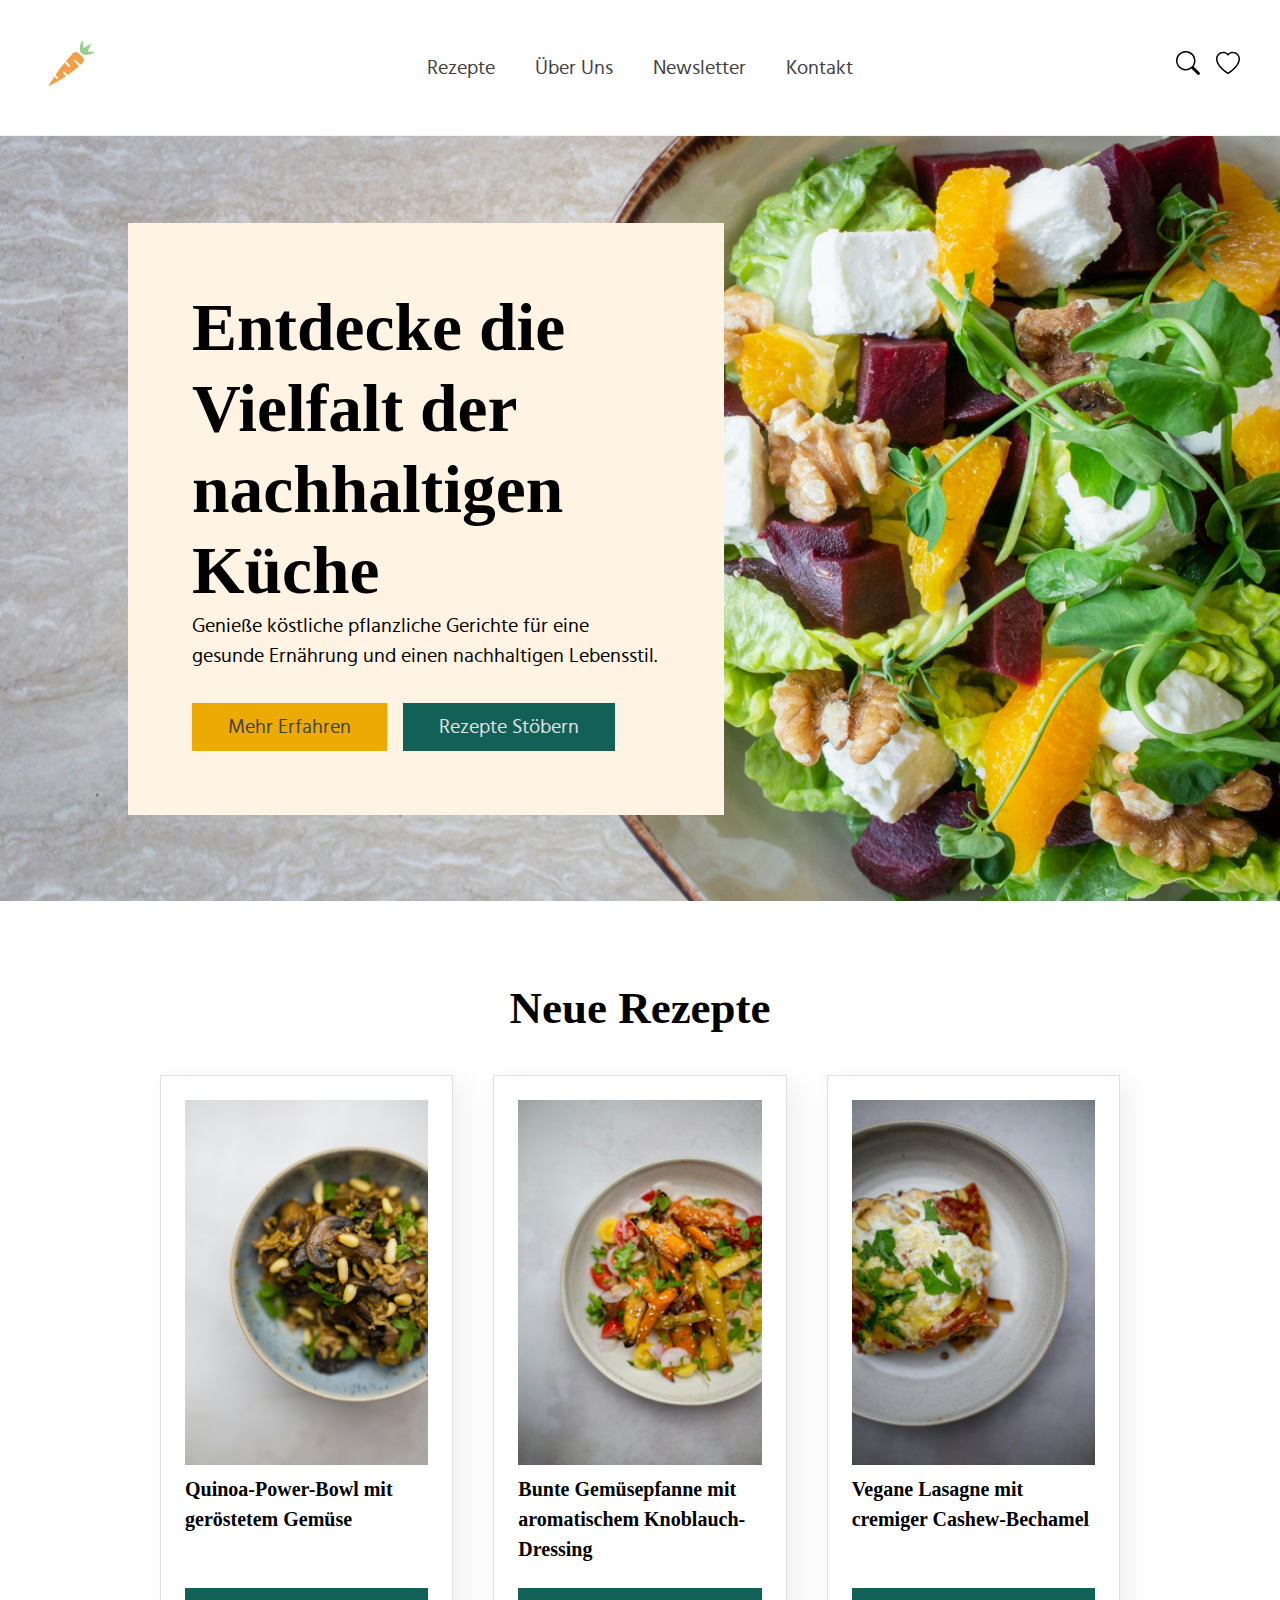
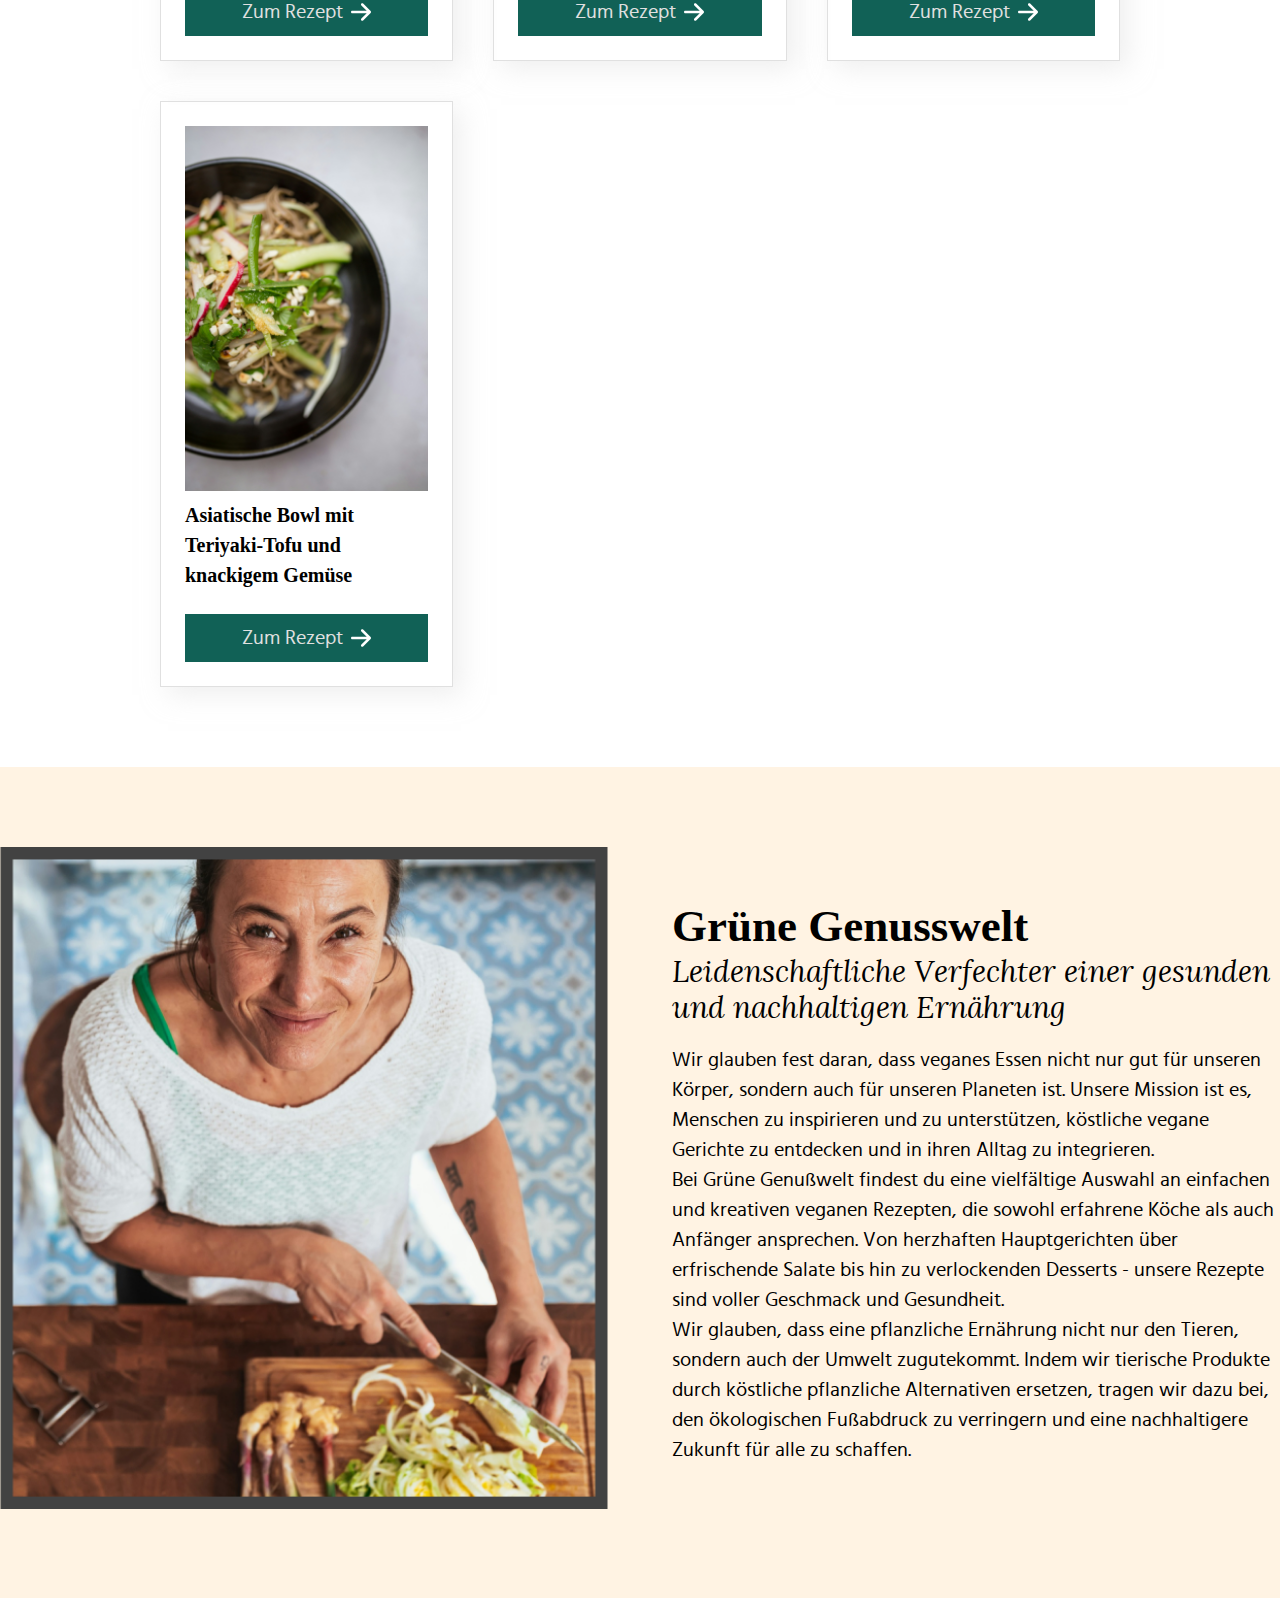
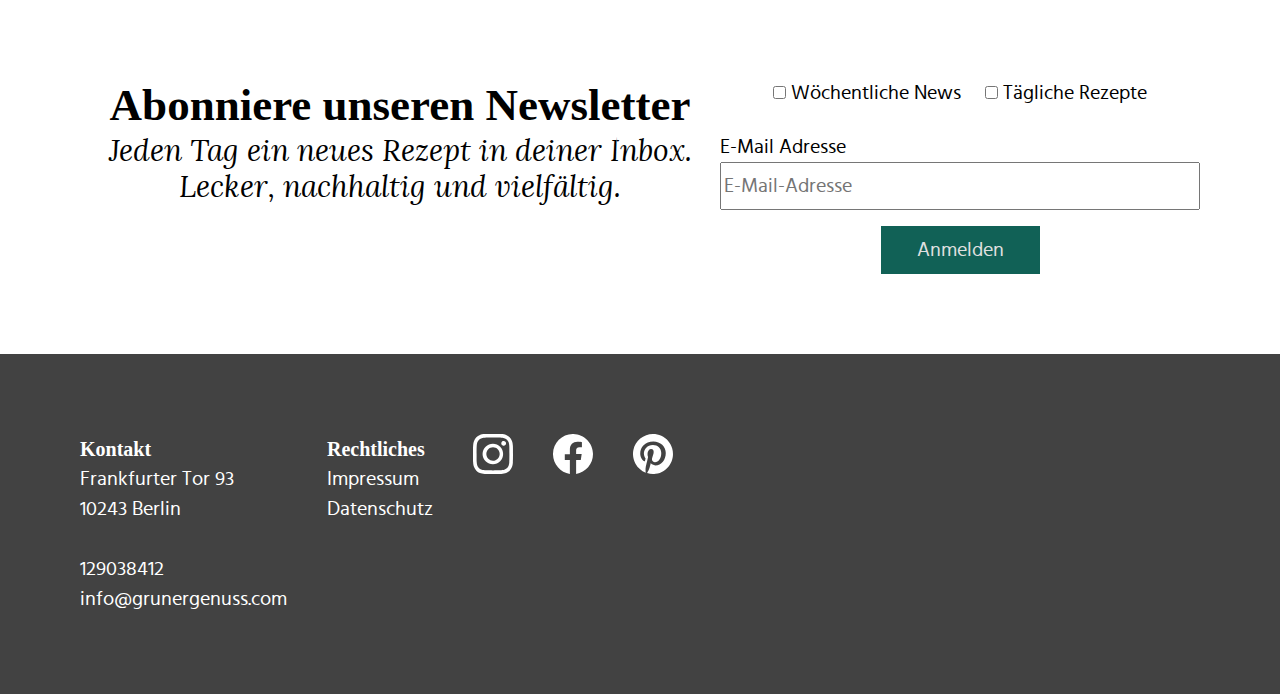
<file: index.html>
<!DOCTYPE html>
<html lang="de">

<head>
    <meta charset="UTF-8">
    <meta name="viewport" content="width=device-width, initial-scale=1.0">
    <meta name="description"
        content="Köstliche pflanzliche Gerichte für eine gesunde Ernährung und einen nachhaltigen Lebensstil.">
    <meta name="keywords" content="rezepte, gesunde ernährung, kochen, nachhaltig, plantbased">
    <meta name="author" content="Christine Hogg">
    <link rel="icon" type="image/x-icon" href="img/gruene-genusswelt-logo.png">
    <meta name="robots" content="index, follow">
    <link rel="stylesheet" href="css/fonts.css">
    <link rel="stylesheet" href="css/style.css">
    <link rel="stylesheet" href="css/sections.css">
    <title>Grüne Genusswelt</title>
</head>

<body>
    <header>
        <nav class="flex px-2">
            <div class="logo">
                <img src="img/gruene-genusswelt-logo.png" alt="">
            </div>
            <ul class="list-items flex">
                <li><a href="#rezepte-id">Rezepte</a></li>
                <li><a href="#about-id">Über Uns</a></li>
                <li> <a href="newsletter-id">Newsletter</a></li>
                <li> <a href="contact-id">Kontakt</a></li>
            </ul>
            <div class="flex icons">
                <a href=""> <img src="img/search.svg" alt=""></a>
                <a href=""> <img src="img/heart.svg" alt=""></a>
            </div>
            <a href="javascript:void(0)" class="hamburger" onclick="openNav()"><img src="img/hamburger.svg" alt=""> </a>

            <div id="myNav" class="overlay display-none py-2 px-2">

                <a href="javascript:void(0)" class="closebtn " onclick="closeNav()"> <img src="img/x-lg.svg" alt="">
                </a> <br> <br>
                <div class="overlay-content flex">
                    <a href="#rezepte-id">Rezepte</a>
                    <a href="#about-id">Über Uns</a>
                    <a href="#newsletter-id">Newsletter</a>
                    <a href="#contact-id">Kontakt</a>
                </div>
            </div>
        </nav>
    </header>
    <main>




        <!-- Hero Sektion -->
        <section class="hero flex align-items-center">
            <div class="cta flex px-3 py-3">
                <div class="cta-text">
                    <h1>Entdecke die Vielfalt der nachhaltigen Küche</h1>
                    <p>Genieße köstliche pflanzliche Gerichte für eine gesunde Ernährung und einen nachhaltigen
                        Lebensstil.</p>
                </div>
                <div class="flex buttons-container">
                    <a href="#about" class="button btn-secondary">Mehr Erfahren</a>
                    <a href="#neue-rezepte" class="button btn-primary">Rezepte Stöbern</a>
                </div>
            </div>
        </section>



        <!-- Neue Rezepte -->
        <section class="neue-rezepte flex align-items-center py-4 " id="rezepte-id">
            <h2>Neue Rezepte</h2>
            <div class="card-container flex ">
                <div class="card">
                    <div>
                        <img src="img/rezept-1.png" alt="">
                        <h4>Quinoa-Power-Bowl mit geröstetem Gemüse</h4>
                    </div>
                    <a href="" class="button btn-primary">Zum Rezept <img src="img/arrow-right.svg" alt=""></a>
                </div>
                <div class="card">
                    <div>
                        <img src="img/rezept-2.png" alt="">
                        <h4>Bunte Gemüsepfanne mit aromatischem Knoblauch-Dressing</h4>
                    </div>
                    <a href="" class="button btn-primary">Zum Rezept <img src="img/arrow-right.svg" alt=""></a>
                </div>
                <div class="card">
                    <div>
                        <img src="img/rezept-3.png" alt="">
                        <h4>Vegane Lasagne mit cremiger Cashew-Bechamel</h4>
                    </div>
                    <a href="" class="button btn-primary">Zum Rezept <img src="img/arrow-right.svg" alt=""></a>
                </div>
                <div class="card">
                    <div>
                        <img src="img/rezept-4.png" alt="">
                        <h4>Asiatische Bowl mit Teriyaki-Tofu und knackigem Gemüse</h4>
                    </div>
                    <a href="" class="button btn-primary">Zum Rezept <img src="img/arrow-right.svg" alt=""></a>
                </div>
            </div>
        </section>



        <!-- Über Uns Sektion -->
        <section class="flex align-items-center about py-4 " id="about-id">
            <div>
                <img src="img/about-profile-pic.png" alt="Eine Frau die Gemuese schneidet." class="profile-image">
            </div>
            <div class="about-text">
                <h2>Grüne Genusswelt</h2>
                <h3>Leidenschaftliche Verfechter einer gesunden und nachhaltigen Ernährung</h3>
                <p class="mt-1">Wir glauben fest daran, dass veganes Essen nicht nur gut für unseren Körper, sondern
                    auch für unseren
                    Planeten ist. Unsere Mission ist es, Menschen zu inspirieren und zu unterstützen, köstliche vegane
                    Gerichte zu entdecken und in ihren Alltag zu integrieren.</p>
                <p>Bei Grüne Genußwelt findest du eine vielfältige Auswahl an einfachen und kreativen veganen Rezepten,
                    die sowohl erfahrene Köche als auch Anfänger ansprechen. Von herzhaften Hauptgerichten über
                    erfrischende Salate bis hin zu verlockenden Desserts - unsere Rezepte sind voller Geschmack und
                    Gesundheit.</p>
                <p>Wir glauben, dass eine pflanzliche Ernährung nicht nur den Tieren, sondern auch der Umwelt
                    zugutekommt. Indem wir tierische Produkte durch köstliche pflanzliche Alternativen ersetzen, tragen
                    wir dazu bei, den ökologischen Fußabdruck zu verringern und eine nachhaltigere Zukunft für alle zu
                    schaffen.</p>
            </div>
        </section>


        <!-- Newslettter Sektion -->
        <section class="flex justify-content-center text-align-center py-4 px-4 newsletter" id="newsletter-id">
            <div>
                <h2>Abonniere unseren Newsletter</h2>
                <h3>Jeden Tag ein neues Rezept in deiner Inbox. Lecker, nachhaltig und vielfältig.</h3>
            </div>
            <form action="" method="post" class="flex newsletter-form text-align-center">
                <div class="flex checkboxes justify-content-center">
                    <div class="checkbox-1">
                        <input type="checkbox" name="weekly" id="weekly">
                        <label for="weekly">Wöchentliche News</label>
                    </div>
                    <div class="checkbox-2">
                        <input type="checkbox" name="daily" id="daily">
                        <label for="daily">Tägliche Rezepte</label>
                    </div>
                </div>
                <div class="flex justify-content-center anmelden">
                    <div class="flex email-adresse">
                        <label for="email">E-Mail Adresse</label>
                        <input type="email" name="email" id="email" placeholder="E-Mail-Adresse">
                    </div>
                    <button class="button btn-primary" type="submit">Anmelden</button>
                </div>
            </form>
        </section>
    </main>
    <footer class="bg-dark flex px-4 py-4" id="contact-id">
        <div>
            <h4>Kontakt</h4>
            <p>Frankfurter Tor 93 <br>10243 Berlin <br><br>
                <a href="tel:129038412">129038412</a><br>
                <a href="mailto:info@grunergenuss.com">info@grunergenuss.com</a>
            </p>
        </div>
        <div>
            <h4>Rechtliches</h4>
            <p>Impressum <br>
                Datenschutz</p>
        </div>
        <div class="flex social-icons">
            <a href="#"><img src="img/instagram.svg" alt="Instagram Logo"></a>
            <a href="#"><img src="img/facebook.svg" alt="Facebook Logo"></a>
            <a href="#"><img src="img/pinterest.svg" alt="Pinterest Logo"></a>
        </div>
    </footer>


    <!--  für overlay An / Aus -->
    <script>


        function openNav() {
            document.getElementById("myNav").classList.add("display-block");
        }

        function closeNav() {
            document.getElementById("myNav").classList.add("display-none");
            document.getElementById("myNav").classList.remove("display-block");
        }

    </script>
</body>

</html>
</file>
<file: css/fonts.css>
@font-face {
    font-family: 'Libre Baskerville';

    src: url('../fonts/librebaskerville-regular-webfont.woff.woff2'),
        url('../fonts/librebaskerville-regular-webfont.woff.woff');

    font-weight: normal;
    font-style: normal;
    font-display: swap;
}

@font-face {
    font-family: 'Libre Baskerville';

    src: url('../fonts/librebaskerville-bold-webfont.woff.woff2'),
        url('../fonts/librebaskerville-bold-webfont.woff.woff');

    font-weight: bold;
    font-style: normal;
    font-display: swap;
}




@font-face {
    font-family: 'Hind Madurai';

    src: url('../fonts/hindmadurai-regular-webfont.woff2'),
        url('../fonts/hindmadurai-regular-webfont.woff');

    font-weight: normal;
    font-style: normal;
    font-display: swap;
}


@font-face {
    font-family: 'Hind Madurai';

    src: url('../fonts/hindmadurai-bold-webfont.woff2'),
        url('../fonts/hindmadurai-bold-webfont.woff');

    font-weight: bold;
    font-style: normal;
    font-display: swap;
}




@font-face {
    font-family: 'Lora';

    src: url('../fonts/lora-italic-variablefont_wght-webfont.woff2'),
        url('../fonts/lora-italic-variablefont_wght-webfont.woff');

    font-weight: normal;
    font-style: italic;
    font-display: swap;
}

@font-face {
    font-family: 'Lora';

    src: url('../fonts/lora-variablefont_wght-webfont.woff2'),
        url('../fonts/lora-variablefont_wght-webfont.woff');

    font-weight: normal;
    font-style: normal;
    font-display: swap;
}
</file>
<file: css/style.css>
@import url('variablen.css');
@import url('fonts.css');

/* before und after Sachen selectieren die nicht im dom existieren, damit es beim Rendering auch so bleiben */

/*  --display-text: 'libre Baskervile'
    --subheading: 'Lora', 
    --body-text: 'Hind Madurai',  */

*,
*:before,
*:after {
    box-sizing: border-box;
    margin: 0;
}

* {
    scroll-behavior: smooth;
}


/* Schriften  */
html {
    font-family: var(--body-text);
    font-size: 125%;
    line-height: 150%;
}


h1 {
    font-family: var(--display-text);
    font-size: 3.375rem;

}

h2 {
    font-family: var(--display-text);
    font-size: 2.25rem;

}

/* subheading */
h3 {
    font-family: var(--subheadings);
    font-weight: normal;
    font-style: italic;
    font-size: 1.5rem;
}


h4 {
    font-family: var(--display-text);
    font-size: 1rem;
    font-weight: bold;
}


h1,
h2,
h3 {
    line-height: 120%;
}

/****** Abstände wie bootstrap angeben  ************/
/* Y-Vertikale Abstände */

/* 1rem = 20px */
.py-1 {
    padding-bottom: 1rem;
    padding-top: 1rem;
}

/* 2rem = 40px */
.py-2 {
    padding-top: 2rem;
    padding-bottom: 2rem;
}

/* 3.2rem = 64px */
.py-3 {
    padding-top: 3.2rem;
    padding-bottom: 3.2rem;
}

/* 4rem = 80px */
.py-4 {
    padding-top: 4rem;
    padding-bottom: 4rem;
}


/*--------- X-Horizontale Abstände ---------*/
/* Shorthand hier nicht verwenden, da sonst die Werte sich überschreiben werden */
.px-1 {
    padding-left: 1rem;
    padding-right: 1rem;
}


.px-2 {
    padding-left: 2rem;
    padding-right: 2rem;
}


.px-3 {
    padding-left: 3.2rem;
    padding-right: 3.2rem;
}


.px-4 {
    padding-left: 4rem;
    padding-right: 4rem;
}

/* margin */

.mt-1 {
    margin-top: 1rem;
}


/* ----------Schriftformatierung------------ */
.text-align-center {
    text-align: center;
}

.text-align-left {
    text-align: left;
}

/* ----------- Farben -------------- */
.bg-dark {
    background-color: var(--dark);
    color: white;
}

/* ----- Flex-Anweisungen ----- */
.flex {
    display: flex;
}

/* zentriert die Boxen in die Mitte vom Elterncontainer vertikal*/
.align-items-center {
    align-items: center;
}

/* zentriert die Boxen in die Mitte vom Elterncontainer horrizentral*/
.justify-content-center {
    justify-content: center;
}



/* ----- Links (anchortags) ------ */
a {
    text-decoration: none;
    color: var(--dark);
}


/* -------- Button stylen ---------- */
.button {
    height: 2.4rem;
    max-width: 16rem;
    padding: 0.4rem 1.8rem;
    border: none;
    /* text-align: center; */
    display: flex;
    /* mittig stellen */
    align-items: center;
    justify-content: center;
    gap: 0.4rem;



}

.btn-primary {
    background-color: var(--primary);
    color: var(--light);
}

.btn-secondary {
    background-color: var(--secondary);
    color: var(--dark);

}



/* -----Breakpoint @media ---------- */

/* -- Media Quieries für Sektionen */

/*  für schmalle Bildschirm z.B. smartfone */
@media screen and (max-width:576px) {
    html {
        font-size: 100%;
    }

    h1 {
        font-size: 2.5rem;
    }

    h2 {
        font-size: 2rem;
    }

    h3 {
        font-size: 1.25rem;
    }

    h4 {
        font-size: 1rem;
    }
}
</file>
<file: css/sections.css>
@import url(variablen.css);

/* --------Navigation-------- */

nav ul {
    list-style-type: none;
    margin: 0;
    padding: 0;
}

nav li {
    padding: 0 1rem;

}

nav {
    justify-content: space-between;
    align-items: center;

    height: 15vh;
    margin: 0;

}

nav ul li:nth-child(2) {

    text-wrap: nowrap;

}

header {
    position: sticky;
    top: 0;
    background-color: white;
    border-bottom: 1px solid #d7d7d74e;
}

.icons {
    gap: 0.8rem;
}

/* ----------HERO----------- */
/*  cover = der Container wird immer gefüllt so gut wie es geht, wenn wo zu viel ist wird abgeschnitten */
/*  background-size ist im diesem Fall überflüssig, da im  background-size: cover; definiert ist */
.hero {
    background: url('../img/rezepte-hero.png') no-repeat;
    background-position: center center;
    background-size: cover;
    /* background-size: 100% auto; */
    height: 85vh;
}

.cta {
    background-color: var(--base);
    width: 596px;
    height: auto;
    flex-direction: column;
    gap: 1.6rem;
    margin-left: 10vw;

}

.buttons-container {
    gap: 0.8rem;
}




/* ----Neue Rezepte mit Grid ------ */
.neue-rezepte {
    flex-direction: column;
    gap: 2rem;
}

.card-container {
    width: 75%;
    display: grid;
    grid-template-columns: repeat(auto-fit, minmax(272px, 1fr));
    gap: 2rem;
}

.card {
    border: 1px solid var(--light);
    box-shadow: 8px 8px 24px #E0E0E080;
    display: flex;
    flex-direction: column;
    justify-content: space-between;
    gap: 1.2rem;
    padding: 1.2rem;

}

.card>div>img {
    width: 100%;
    object-fit: cover;

}







/* -------------About Section----------- */
.about {
    gap: 3.2rem;
    background: var(--base);
    flex-wrap: wrap;

}

/*  flex grow / flex shrink / flex basisgröße */
.about div {
    flex: 1 1 28rem;
}

/*  Bild soll gefüllt sein und immer 100% */
.profile-image {
    width: 100%;
    object-fit: cover;
}

/* ------------Newsletter---------- */
button,
input,
select,
textarea {
    font-family: inherit;
    font-size: 100%;
}

.newletter {

    flex-direction: column;
    gap: 2rem;
}

.newsletter h2 {
    /* color: brown; */
}

.newsletter-form {
    flex-direction: column;
    gap: 1.2rem;
}

.checkboxes {
    gap: 1.2rem;
    flex-wrap: wrap;
    /* text-align: left; */
}


/* accent-color : Farbe im checkbox beim anklicken ändern */
.checkbox-1,
.checkbox-2 {
    gap: .8rem;
    accent-color: var(--light);
}



.anmelden {
    gap: .8rem;
    /* text-align: left; */
    align-items: flex-end;
    flex-wrap: wrap;
}

.anmelden div {
    flex-direction: column;
    align-items: start;

}

.anmelden input[type="email"] {
    width: 24rem;
    height: 2.4rem;
}

/* ----------- footer------ */
footer {
    gap: 2rem;


}

footer a {
    color: white;
}

.social-icons {
    gap: 2rem;
}



/*  overlay */


.overlay {
    /* height: 100; */
    width: 50%;
    background-color: #ffffffe8;
    position: absolute;
    top: 0;
    right: 0;
}

.overlay-content {
    flex-direction: column;
    gap: 0.5rem;
}


.closebtn {
    width: 32px;
}

/*  overlay An /Aus */

.display-none {
    display: none;
}

.display-block {
    display: block;
}




.hamburger {
    display: none;
}




/*  ------- Media querry  für Sectionen----- */

/*  Für Tablet */
@media screen and(width<=992px) {

    /*  Hero Tablet */
    .cta {
        margin: 0 auto;
        text-align: center;
    }

}




/* für Smartfone */

@media screen and (width<=576px) {

    /* navi  Smartfone */
    * {
        padding: 0%;
        margin: 0;
    }

    .hamburger {
        display: block;
    }

    nav {
        height: fit-content;

    }

    .list-items,
    .icons {
        display: none;
    }


    /* Hero  Smartfone */
    .hero {
        background: url("../img/gg-hero-respponsiv.png") no-repeat;
        background-size: cover;
        align-items: flex-end;
    }

    .cta {
        width: auto;
        filter: opacity(80%);
        padding: 2.4rem 0.8rem;
    }

    .buttons-container {
        flex-direction: column;
        align-items: center;

    }

    .buttons-container a {
        width: 14rem;
    }

    /*  NeuRezept Smartfone */

    .card-container {
        width: 90%;
    }

    .card {
        text-align: center;
        align-items: center;
    }

    /*  ABOUT- Smartfone */
    .about {
        padding: 2rem;
        gap: 2rem;
    }

    /*  Newsletter-Bereich */
    .newsletter {
        padding: 2rem;

    }

    .anmelden input[type="email"] {
        width: 100%;

    }

    .newletter {}

}
</file>
